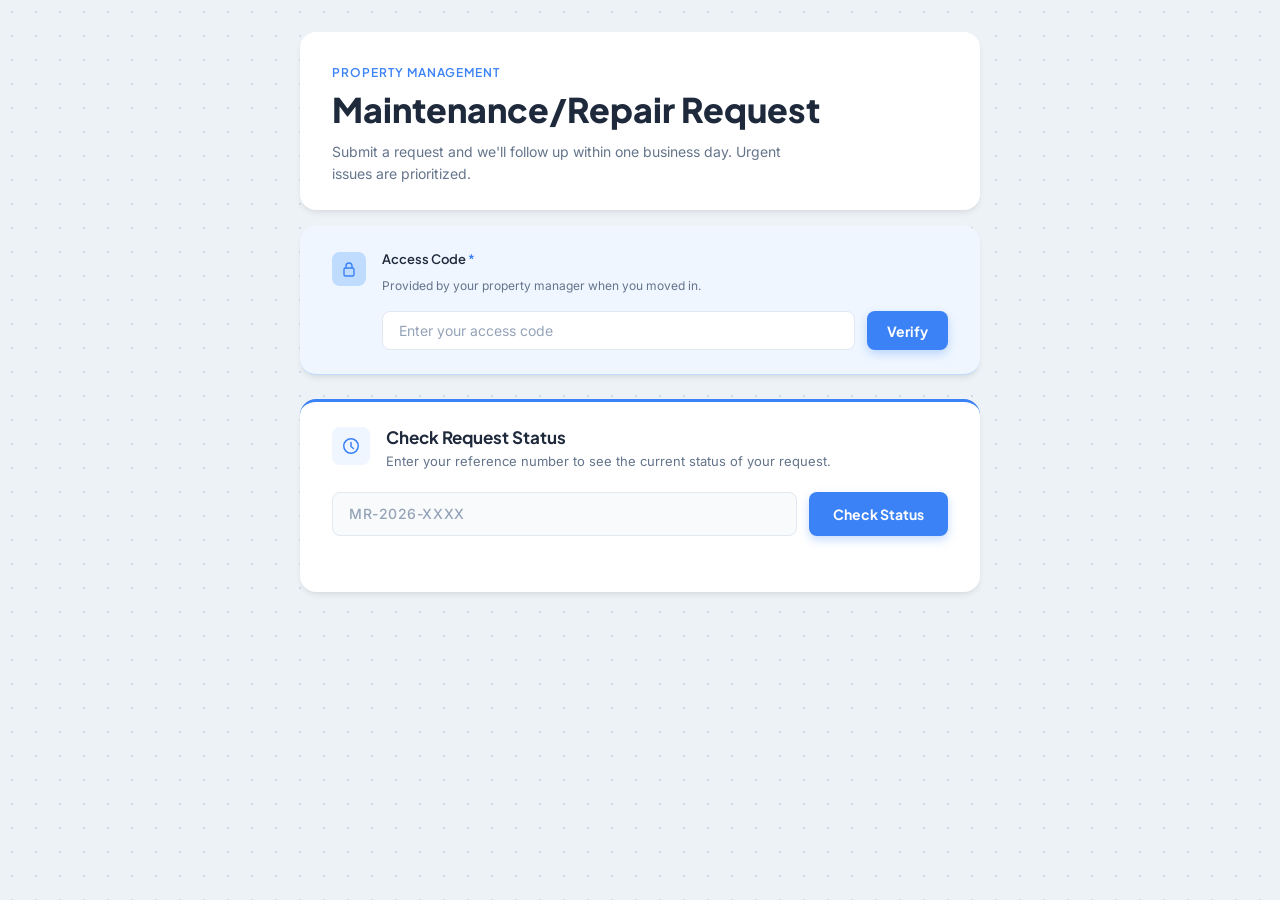
<file: index.html>
<!DOCTYPE html>
<html lang="en">
<head>
  <meta charset="UTF-8" />
  <meta name="viewport" content="width=device-width, initial-scale=1.0" />
  <title>Maintenance Request</title>
  <link rel="stylesheet" href="style.css" />
</head>
<body>

<main class="page">
  <div class="form-container" id="formContainer">

    <!-- ══ SCREEN 1: Login + Status Check ══════════════════════════ -->
    <div id="screen1">

      <header class="form-header">
        <span class="form-header__eyebrow">Property Management</span>
        <h1 class="form-header__title">Maintenance/Repair Request</h1>
        <p class="form-header__subtitle">Submit a request and we'll follow up within one business day. Urgent issues are prioritized.</p>
      </header>

      <!-- Access Code Gate -->
      <section class="form-section access-gate" id="accessGate">
        <div class="access-gate__inner">
          <div class="access-gate__icon" aria-hidden="true">
            <svg width="16" height="16" viewBox="0 0 16 16" fill="none" xmlns="http://www.w3.org/2000/svg">
              <rect x="3" y="7" width="10" height="8" rx="1.5" stroke="currentColor" stroke-width="1.4"/>
              <path d="M5 7V5a3 3 0 1 1 6 0v2" stroke="currentColor" stroke-width="1.4" stroke-linecap="round"/>
            </svg>
          </div>
          <div class="field access-gate__field">
            <label class="field__label field__label--required" for="accessCode">Access Code</label>
            <p class="access-gate__hint">Provided by your property manager when you moved in.</p>
            <div class="access-gate__input-row" id="accessGateInputRow">
              <input
                class="field__input access-gate__input"
                type="text"
                id="accessCode"
                name="accessCode"
                autocomplete="off"
                spellcheck="false"
                placeholder="Enter your access code"
              />
              <button type="button" class="access-gate__verify-btn" id="verifyBtn">
                <span id="verifyBtnLabel">Verify</span>
                <div class="dot-pulse access-gate__dots" id="verifyDotPulse" aria-hidden="true">
                  <span></span><span></span><span></span>
                </div>
              </button>
            </div>
            <span class="field__error" id="accessCode-error">Invalid access code. Please check with your property manager.</span>
            <div class="access-gate__verified-badge" id="verifiedBadge" hidden>
              <svg width="14" height="14" viewBox="0 0 14 14" fill="none" aria-hidden="true">
                <circle cx="7" cy="7" r="6" fill="#16A34A"/>
                <path d="M4 7l2 2 4-4" stroke="#fff" stroke-width="1.5" stroke-linecap="round" stroke-linejoin="round"/>
              </svg>
              Access code verified — loading your form…
            </div>
          </div>
        </div>
      </section>


      <!-- Status Checker -->
      <section class="status-checker" id="statusChecker" aria-label="Check request status">

        <div class="status-checker__header">
          <div class="status-checker__icon" aria-hidden="true">
            <svg width="18" height="18" viewBox="0 0 18 18" fill="none" xmlns="http://www.w3.org/2000/svg">
              <circle cx="9" cy="9" r="7.25" stroke="currentColor" stroke-width="1.5"/>
              <path d="M9 5.5v4l2.5 2" stroke="currentColor" stroke-width="1.5" stroke-linecap="round" stroke-linejoin="round"/>
            </svg>
          </div>
          <div>
            <h2 class="status-checker__title">Check Request Status</h2>
            <p class="status-checker__subtitle">Enter your reference number to see the current status of your request.</p>
          </div>
        </div>

        <div class="status-checker__form">
          <div class="status-checker__input-row">
            <input
              class="status-checker__input"
              type="text"
              id="statusRefInput"
              placeholder="MR-2026-XXXX"
              autocomplete="off"
              spellcheck="false"
              maxlength="15"
              aria-label="Reference number"
            />
            <button class="status-checker__btn" id="statusCheckBtn" type="button">
              <span class="status-checker__btn-label" id="statusBtnLabel">Check Status</span>
              <div class="dot-pulse status-checker__btn-dots" id="statusDotPulse" aria-hidden="true">
                <span></span><span></span><span></span>
              </div>
            </button>
          </div>
          <p class="status-checker__input-hint" id="statusInputHint" aria-live="polite"></p>
        </div>

        <div class="status-result" id="statusResult" hidden>

          <div class="status-result__not-found" id="statusNotFound" hidden>
            <svg width="16" height="16" viewBox="0 0 16 16" fill="none" aria-hidden="true">
              <circle cx="8" cy="8" r="6.25" stroke="currentColor" stroke-width="1.5"/>
              <path d="M8 5v3.5" stroke="currentColor" stroke-width="1.5" stroke-linecap="round"/>
              <circle cx="8" cy="11" r="0.75" fill="currentColor"/>
            </svg>
            <span>No request found for that reference number. Please double-check and try again.</span>
          </div>

          <div class="status-result__card" id="statusCard" hidden>
            <div class="status-result__top">
              <div class="status-result__ref-row">
                <span class="status-result__ref" id="statusCardRef"></span>
                <span class="status-badge" id="statusBadge"></span>
              </div>
              <p class="status-result__submitted" id="statusCardSubmitted"></p>
            </div>
            <div class="status-result__details">
              <div class="status-result__detail">
                <span class="status-result__detail-key">Property</span>
                <span class="status-result__detail-val" id="statusCardProperty"></span>
              </div>
              <div class="status-result__detail">
                <span class="status-result__detail-key">Problem type</span>
                <span class="status-result__detail-val" id="statusCardProblemType"></span>
              </div>
              <div class="status-result__detail">
                <span class="status-result__detail-key">Tenant</span>
                <span class="status-result__detail-val" id="statusCardTenant"></span>
              </div>
            </div>
            <div class="status-result__notes" id="statusCardNotesWrap" hidden>
              <span class="status-result__notes-label">Notes from management</span>
              <p class="status-result__notes-body" id="statusCardNotes"></p>
            </div>
          </div>

        </div>

      </section>

    </div><!-- /#screen1 -->

    <!-- ══ SCREEN 2: Maintenance Form ══════════════════════════════ -->
    <div id="screen2" hidden>

      <header class="form-header form-header--compact">
        <button type="button" class="back-btn" id="backBtn" aria-label="Back">
          <svg width="16" height="16" viewBox="0 0 16 16" fill="none" xmlns="http://www.w3.org/2000/svg" aria-hidden="true">
            <path d="M10 3L5 8L10 13" stroke="currentColor" stroke-width="1.8" stroke-linecap="round" stroke-linejoin="round"/>
          </svg>
          Back
        </button>
        <p class="form-header__title--compact">Maintenance Request</p>
        <div class="form-header__meta">
          <span class="ref-chip" id="refChip">MR-—</span>
          <span class="form-header__date" id="headerDate"></span>
        </div>
      </header>


      <!-- Error Banner -->
      <div class="error-banner" id="errorBanner" role="alert"></div>

      <!-- DEV: Test Fill Panel — remove before going live -->
      <div id="testFillPanel" style="display:flex;gap:8px;flex-wrap:wrap;padding:10px 0 4px;">
        <button type="button" id="testFill1" style="font-size:12px;padding:5px 10px;background:#ef4444;color:#fff;border:none;border-radius:6px;cursor:pointer;">🔴 Test 1: Urgent Plumbing</button>
        <button type="button" id="testFill2" style="font-size:12px;padding:5px 10px;background:#f59e0b;color:#fff;border:none;border-radius:6px;cursor:pointer;">🟡 Test 2: Electrical Outlet</button>
        <button type="button" id="testFill3" style="font-size:12px;padding:5px 10px;background:#3b82f6;color:#fff;border:none;border-radius:6px;cursor:pointer;">🔵 Test 3: HVAC – No Cooling</button>
      </div>

      <!-- Form -->
      <form id="maintenanceForm" novalidate>

        <!-- Tenant identity card (shown when access code auto-fills details) -->
        <div class="tenant-card" id="tenantCard" hidden>
          <div class="tenant-card__avatar">
            <svg width="18" height="18" viewBox="0 0 24 24" fill="none" stroke="currentColor" stroke-width="2" stroke-linecap="round" stroke-linejoin="round" aria-hidden="true"><path d="M20 21v-2a4 4 0 0 0-4-4H8a4 4 0 0 0-4 4v2"/><circle cx="12" cy="7" r="4"/></svg>
          </div>
          <div class="tenant-card__body">
            <p class="tenant-card__name" id="tcName"></p>
            <p class="tenant-card__meta"><span id="tcUnit"></span></p>
            <p class="tenant-card__meta tenant-card__meta--sub"><span id="tcEmail"></span><span class="tenant-card__sep">·</span><span id="tcPhone"></span></p>
          </div>
        </div>

        <div class="form-body" id="formBody">

        <!-- Section 1: Priority -->
        <section class="form-section" id="section1">
          <span class="section-label"><span class="section-num">1</span> <span class="section-title">Priority</span></span>
          <div class="field-group">

            <input type="hidden" id="property" name="property">

            <div class="field">
              <span class="field__label field__label--required">Urgency</span>
              <div class="urgency-control" role="group" aria-label="Urgency level">
                <div class="urgency-control__slider urgency-control__slider--normal" id="urgencySlider"></div>
                <button type="button" class="urgency-btn" data-value="urgent" aria-pressed="false">Urgent</button>
                <button type="button" class="urgency-btn" data-value="normal" aria-pressed="true">Normal</button>
                <button type="button" class="urgency-btn" data-value="minor" aria-pressed="false">Minor</button>
              </div>
              <input type="hidden" id="urgency" name="urgency" value="normal" />
              <span class="field__error" id="urgency-error">Please select an urgency level.</span>
            </div>

          </div>
        </section>

        <!-- Section 2: Problem Type + Location -->
        <section class="form-section">
          <span class="section-label"><span class="section-num">2</span> Problem Details</span>
          <div class="field-group">

            <div class="field-row field-row--2">
              <div class="field">
                <label class="field__label field__label--required" for="problemType">Problem type</label>
                <select class="field__select" id="problemType" name="problemType" required>
                  <option value="" disabled selected>Select a category</option>
                </select>
                <span class="field__error" id="problemType-error">Please select a problem type.</span>
              </div>

              <div class="field">
                <label class="field__label field__label--required" for="locationInUnit">Location in unit</label>
                <select class="field__select" id="locationInUnit" name="locationInUnit" required>
                  <option value="" disabled selected>Select a location</option>
                </select>
                <span class="field__error" id="locationInUnit-error">Please select a location.</span>
              </div>
            </div>

            <div class="field">
              <span class="field__label">Has this issue happened before?</span>
              <div class="urgency-control" role="group" aria-label="Recurring issue">
                <div class="urgency-control__slider" id="recurringSlider"></div>
                <button type="button" class="urgency-btn" data-value="urgent" data-recurring="yes" aria-pressed="false">Yes</button>
                <button type="button" class="urgency-btn" data-value="normal" data-recurring="no" aria-pressed="true">No</button>
              </div>
              <input type="hidden" id="recurringIssue" name="recurringIssue" value="no">
            </div>

          </div>
        </section>

        <!-- Section 3: Description -->
        <section class="form-section">
          <span class="section-label"><span class="section-num">3</span> Description</span>
          <div class="field-group">
            <div class="field">
              <label class="field__label field__label--required" for="description">Problem description</label>
              <textarea
                class="field__textarea"
                id="description"
                name="description"
                required
                placeholder="Describe the issue in detail — when it started, how severe it is, and any relevant observations…"
              ></textarea>
              <span class="field__error" id="description-error">Please describe the problem.</span>
            </div>
          </div>
        </section>

        <!-- Section 4: Tenant Info -->
        <section class="form-section" id="tenantInfoSection">
          <span class="section-label"><span class="section-num">4</span> Your Information</span>
          <div class="field-group">

            <div class="field">
              <label class="field__label field__label--required" for="tenantName">Full name</label>
              <input
                class="field__input"
                type="text"
                id="tenantName"
                name="tenantName"
                required
                autocomplete="name"
                placeholder="Jane Smith"
              />
              <span class="field__error" id="tenantName-error">Please enter your name.</span>
            </div>

            <div class="field-row field-row--2">
              <div class="field">
                <label class="field__label field__label--required" for="tenantEmail">Email address</label>
                <input
                  class="field__input"
                  type="email"
                  id="tenantEmail"
                  name="tenantEmail"
                  required
                  autocomplete="email"
                  placeholder="jane@example.com"
                />
                <span class="field__error" id="tenantEmail-error">Please enter a valid email address.</span>
              </div>

              <div class="field">
                <label class="field__label field__label--required" for="tenantPhone">Phone number</label>
                <input
                  class="field__input"
                  type="tel"
                  id="tenantPhone"
                  name="tenantPhone"
                  required
                  autocomplete="tel"
                  placeholder="(555) 000-0000"
                />
                <span class="field__error" id="tenantPhone-error">Please enter a phone number.</span>
              </div>
            </div>

          </div>
        </section>

        <!-- Section 5: Entry + Best Time -->
        <section class="form-section">
          <span class="section-label"><span class="section-num">5</span> Access &amp; Availability</span>
          <div class="field-group">

            <div class="field-row field-row--2">
              <div class="field">
                <label class="field__label field__label--required" for="permissionToEnter">Permission to enter</label>
                <select class="field__select" id="permissionToEnter" name="permissionToEnter" required>
                  <option value="" disabled selected>Select an option</option>
                  <option value="Yes">Yes</option>
                  <option value="No">No — please contact me first</option>
                  <option value="Only with notice">Only with notice</option>
                </select>
                <span class="field__error" id="permissionToEnter-error">Please select an entry option.</span>
              </div>

              <div class="field">
                <label class="field__label field__label--required" for="bestTime">Best time to contact</label>
                <select class="field__select" id="bestTime" name="bestTime" required>
                  <option value="" disabled selected>Select a time</option>
                  <option value="Morning">Morning (8 am – 12 pm)</option>
                  <option value="Afternoon">Afternoon (12 pm – 5 pm)</option>
                  <option value="Evening">Evening (5 pm – 8 pm)</option>
                </select>
                <span class="field__error" id="bestTime-error">Please select a best time.</span>
              </div>
            </div>

            <div class="field">
              <label class="field__label" for="entryInstructions">Entry instructions</label>
              <p class="access-gate__hint">e.g. key under mat, dog in unit — call first, building code is 1234</p>
              <input
                class="field__input"
                type="text"
                id="entryInstructions"
                name="entryInstructions"
                placeholder="Any special instructions for the technician?"
              />
            </div>

            <div class="field">
              <label class="field__label" for="preferredDays">Preferred days</label>
              <div class="days-control" role="group" aria-label="Preferred days">
                <button type="button" class="day-btn" data-value="Mon" aria-pressed="false">Mon</button>
                <button type="button" class="day-btn" data-value="Tue" aria-pressed="false">Tue</button>
                <button type="button" class="day-btn" data-value="Wed" aria-pressed="false">Wed</button>
                <button type="button" class="day-btn" data-value="Thu" aria-pressed="false">Thu</button>
                <button type="button" class="day-btn" data-value="Fri" aria-pressed="false">Fri</button>
                <button type="button" class="day-btn" data-value="Sat" aria-pressed="false">Sat</button>
                <button type="button" class="day-btn" data-value="Sun" aria-pressed="false">Sun</button>
              </div>
              <input type="hidden" id="preferredDays" name="preferredDays" value="">
            </div>

          </div>
        </section>

        </div><!-- /.form-body -->

      </form>

      <!-- Submit footer -->
      <footer class="form-footer" id="formFooter">
        <button type="submit" form="maintenanceForm" class="submit-btn" id="submitBtn">
          <span class="submit-label" id="submitLabel">Submit Request</span>
          <div class="dot-pulse" id="dotPulse" aria-hidden="true">
            <span></span><span></span><span></span>
          </div>
        </button>
        <p class="form-footer__note">Fields marked * are required. We'll follow up within one business day.</p>
      </footer>

      <!-- Success State -->
      <div class="success-state" id="successState" hidden>
        <div class="success-card">
          <div class="success-card__icon">
            <svg width="20" height="20" viewBox="0 0 20 20" fill="none" xmlns="http://www.w3.org/2000/svg">
              <path d="M4 10l4 4 8-8" stroke="currentColor" stroke-width="2" stroke-linecap="square"/>
            </svg>
          </div>
          <h2 class="success-card__title">Request Received</h2>
          <p class="success-card__body">Your maintenance request has been submitted. We'll be in touch within one business day to schedule a visit or follow up with questions.</p>
          <div class="success-card__ref" id="successRef"></div>
          <div class="success-card__details" id="successDetails"></div>

          <div class="drive-upload" id="driveUpload" hidden>
            <div class="drive-upload__icon" aria-hidden="true">
              <svg width="22" height="22" viewBox="0 0 24 24" fill="none" xmlns="http://www.w3.org/2000/svg">
                <path d="M12 16V8M12 8L9 11M12 8L15 11" stroke="currentColor" stroke-width="2" stroke-linecap="round" stroke-linejoin="round"/>
                <rect x="3" y="3" width="18" height="18" rx="3" stroke="currentColor" stroke-width="1.5"/>
              </svg>
            </div>
            <div class="drive-upload__text">
              <strong class="drive-upload__heading">Upload Photos &amp; Videos</strong>
              <p class="drive-upload__hint">Add photos or video of the issue to your dedicated folder — no sign-in required.</p>
            </div>
            <a class="drive-upload__btn" id="driveUploadLink" href="#" target="_blank" rel="noopener noreferrer">Open Folder</a>
          </div>

          <button type="button" class="new-request-btn" id="newRequestBtn">Submit another request</button>
        </div>
      </div>

    </div><!-- /#screen2 -->

  </div>
</main>

<script src="config.js"></script>
<script src="script.js"></script>
<script src="test-buttons.js"></script>
</body>
</html>
</file>
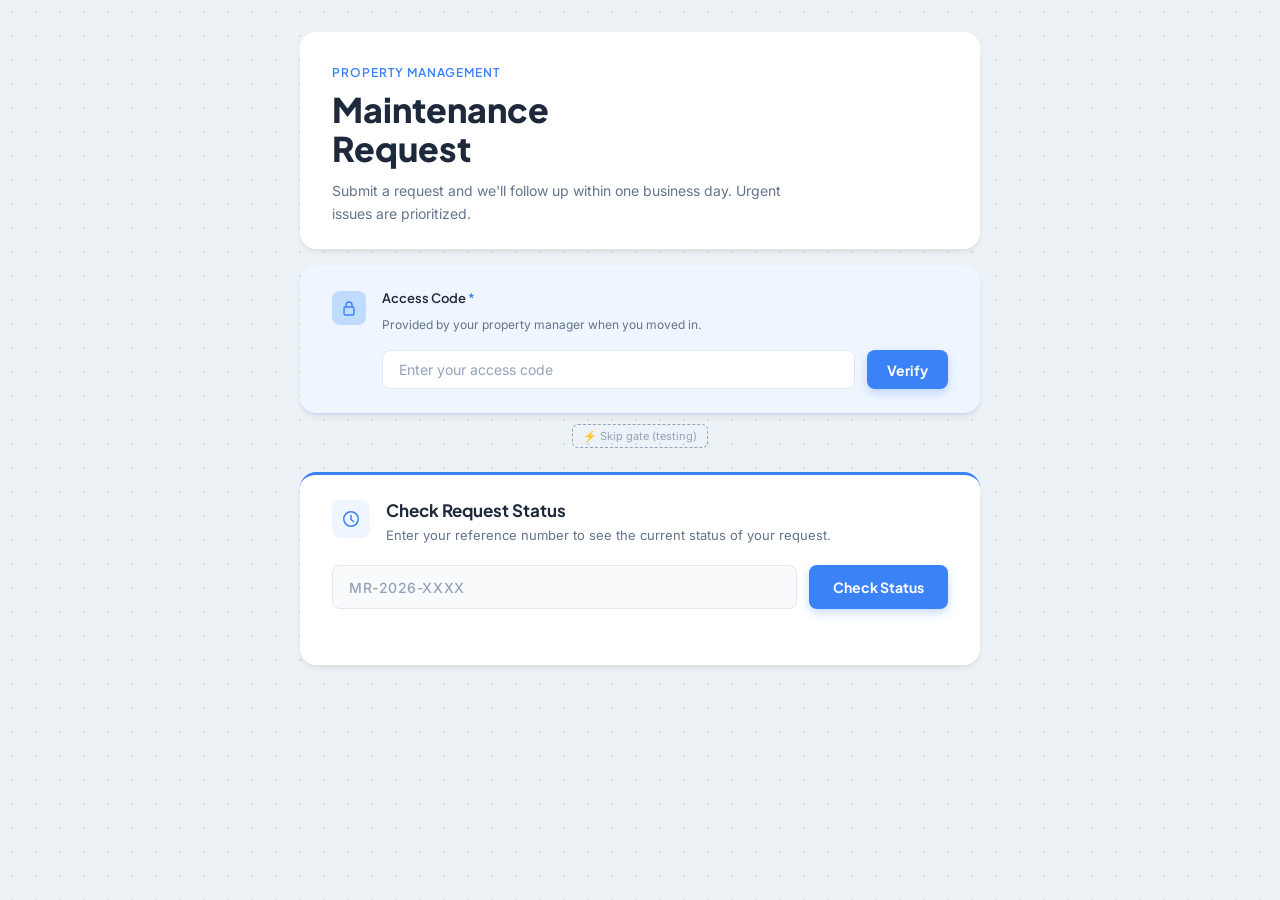
<file: maintenance_request.html>
<!DOCTYPE html>
<html lang="en">
<head>
  <meta charset="UTF-8" />
  <meta name="viewport" content="width=device-width, initial-scale=1.0" />
  <title>Maintenance Request</title>
  <link rel="stylesheet" href="style.css" />
</head>
<body>

<main class="page">
  <div class="form-container" id="formContainer">

    <!-- ══ SCREEN 1: Login + Status Check ══════════════════════════ -->
    <div id="screen1">

      <header class="form-header">
        <span class="form-header__eyebrow">Property Management</span>
        <h1 class="form-header__title">Maintenance<br>Request</h1>
        <p class="form-header__subtitle">Submit a request and we'll follow up within one business day. Urgent issues are prioritized.</p>
      </header>

      <!-- Access Code Gate -->
      <section class="form-section access-gate" id="accessGate">
        <div class="access-gate__inner">
          <div class="access-gate__icon" aria-hidden="true">
            <svg width="16" height="16" viewBox="0 0 16 16" fill="none" xmlns="http://www.w3.org/2000/svg">
              <rect x="3" y="7" width="10" height="8" rx="1.5" stroke="currentColor" stroke-width="1.4"/>
              <path d="M5 7V5a3 3 0 1 1 6 0v2" stroke="currentColor" stroke-width="1.4" stroke-linecap="round"/>
            </svg>
          </div>
          <div class="field access-gate__field">
            <label class="field__label field__label--required" for="accessCode">Access Code</label>
            <p class="access-gate__hint">Provided by your property manager when you moved in.</p>
            <div class="access-gate__input-row" id="accessGateInputRow">
              <input
                class="field__input access-gate__input"
                type="text"
                id="accessCode"
                name="accessCode"
                autocomplete="off"
                spellcheck="false"
                placeholder="Enter your access code"
              />
              <button type="button" class="access-gate__verify-btn" id="verifyBtn">
                <span id="verifyBtnLabel">Verify</span>
                <div class="dot-pulse access-gate__dots" id="verifyDotPulse" aria-hidden="true">
                  <span></span><span></span><span></span>
                </div>
              </button>
            </div>
            <span class="field__error" id="accessCode-error">Invalid access code. Please check with your property manager.</span>
            <div class="access-gate__verified-badge" id="verifiedBadge" hidden>
              <svg width="14" height="14" viewBox="0 0 14 14" fill="none" aria-hidden="true">
                <circle cx="7" cy="7" r="6" fill="#16A34A"/>
                <path d="M4 7l2 2 4-4" stroke="#fff" stroke-width="1.5" stroke-linecap="round" stroke-linejoin="round"/>
              </svg>
              Access code verified — loading your form…
            </div>
          </div>
        </div>
      </section>

      <!-- Testing bypass button — remove before going live -->
      <div style="text-align:center;margin-top:-8px;margin-bottom:4px">
        <button type="button" id="testSkipBtn" style="font-size:11px;padding:4px 10px;border:1px dashed #94A3B8;border-radius:6px;background:transparent;color:#94A3B8;cursor:pointer;font-family:var(--font-body)">⚡ Skip gate (testing)</button>
      </div>

      <!-- Status Checker -->
      <section class="status-checker" id="statusChecker" aria-label="Check request status">

        <div class="status-checker__header">
          <div class="status-checker__icon" aria-hidden="true">
            <svg width="18" height="18" viewBox="0 0 18 18" fill="none" xmlns="http://www.w3.org/2000/svg">
              <circle cx="9" cy="9" r="7.25" stroke="currentColor" stroke-width="1.5"/>
              <path d="M9 5.5v4l2.5 2" stroke="currentColor" stroke-width="1.5" stroke-linecap="round" stroke-linejoin="round"/>
            </svg>
          </div>
          <div>
            <h2 class="status-checker__title">Check Request Status</h2>
            <p class="status-checker__subtitle">Enter your reference number to see the current status of your request.</p>
          </div>
        </div>

        <div class="status-checker__form">
          <div class="status-checker__input-row">
            <input
              class="status-checker__input"
              type="text"
              id="statusRefInput"
              placeholder="MR-2026-XXXX"
              autocomplete="off"
              spellcheck="false"
              maxlength="15"
              aria-label="Reference number"
            />
            <button class="status-checker__btn" id="statusCheckBtn" type="button">
              <span class="status-checker__btn-label" id="statusBtnLabel">Check Status</span>
              <div class="dot-pulse status-checker__btn-dots" id="statusDotPulse" aria-hidden="true">
                <span></span><span></span><span></span>
              </div>
            </button>
          </div>
          <p class="status-checker__input-hint" id="statusInputHint" aria-live="polite"></p>
        </div>

        <div class="status-result" id="statusResult" hidden>

          <div class="status-result__not-found" id="statusNotFound" hidden>
            <svg width="16" height="16" viewBox="0 0 16 16" fill="none" aria-hidden="true">
              <circle cx="8" cy="8" r="6.25" stroke="currentColor" stroke-width="1.5"/>
              <path d="M8 5v3.5" stroke="currentColor" stroke-width="1.5" stroke-linecap="round"/>
              <circle cx="8" cy="11" r="0.75" fill="currentColor"/>
            </svg>
            <span>No request found for that reference number. Please double-check and try again.</span>
          </div>

          <div class="status-result__card" id="statusCard" hidden>
            <div class="status-result__top">
              <div class="status-result__ref-row">
                <span class="status-result__ref" id="statusCardRef"></span>
                <span class="status-badge" id="statusBadge"></span>
              </div>
              <p class="status-result__submitted" id="statusCardSubmitted"></p>
            </div>
            <div class="status-result__details">
              <div class="status-result__detail">
                <span class="status-result__detail-key">Property</span>
                <span class="status-result__detail-val" id="statusCardProperty"></span>
              </div>
              <div class="status-result__detail">
                <span class="status-result__detail-key">Problem type</span>
                <span class="status-result__detail-val" id="statusCardProblemType"></span>
              </div>
              <div class="status-result__detail">
                <span class="status-result__detail-key">Tenant</span>
                <span class="status-result__detail-val" id="statusCardTenant"></span>
              </div>
            </div>
            <div class="status-result__notes" id="statusCardNotesWrap" hidden>
              <span class="status-result__notes-label">Notes from management</span>
              <p class="status-result__notes-body" id="statusCardNotes"></p>
            </div>
          </div>

        </div>

      </section>

    </div><!-- /#screen1 -->

    <!-- ══ SCREEN 2: Maintenance Form ══════════════════════════════ -->
    <div id="screen2" hidden>

      <header class="form-header form-header--compact">
        <span class="form-header__eyebrow">Property Management</span>
        <p class="form-header__title--compact">Maintenance Request</p>
        <div class="form-header__meta">
          <span class="ref-chip" id="refChip">MR-—</span>
          <span class="form-header__date" id="headerDate"></span>
        </div>
      </header>

      <!-- Error Banner -->
      <div class="error-banner" id="errorBanner" role="alert"></div>

      <!-- Form -->
      <form id="maintenanceForm" novalidate>

        <!-- Tenant identity card (shown when access code auto-fills details) -->
        <div class="tenant-card" id="tenantCard" hidden>
          <div class="tenant-card__avatar">
            <svg width="18" height="18" viewBox="0 0 24 24" fill="none" stroke="currentColor" stroke-width="2" stroke-linecap="round" stroke-linejoin="round" aria-hidden="true"><path d="M20 21v-2a4 4 0 0 0-4-4H8a4 4 0 0 0-4 4v2"/><circle cx="12" cy="7" r="4"/></svg>
          </div>
          <div class="tenant-card__body">
            <p class="tenant-card__name" id="tcName"></p>
            <p class="tenant-card__meta"><span id="tcUnit"></span></p>
            <p class="tenant-card__meta tenant-card__meta--sub"><span id="tcEmail"></span><span class="tenant-card__sep">·</span><span id="tcPhone"></span></p>
          </div>
        </div>

        <div class="form-body" id="formBody">

        <!-- Section 1: Property + Urgency -->
        <section class="form-section" id="section1">
          <span class="section-label"><span class="section-num">1</span> <span class="section-title">Property &amp; Priority</span></span>
          <div class="field-group">

            <div class="field" id="propertyField">
              <label class="field__label field__label--required" for="property">Property</label>
              <select class="field__select" id="property" name="property" required>
                <option value="" disabled selected>Select your unit</option>
              </select>
              <span class="field__error" id="property-error">Please select a property.</span>
            </div>

            <div class="field">
              <span class="field__label field__label--required">Urgency</span>
              <div class="urgency-control" role="group" aria-label="Urgency level">
                <div class="urgency-control__slider urgency-control__slider--normal" id="urgencySlider"></div>
                <button type="button" class="urgency-btn" data-value="urgent" aria-pressed="false">Urgent</button>
                <button type="button" class="urgency-btn" data-value="normal" aria-pressed="true">Normal</button>
                <button type="button" class="urgency-btn" data-value="minor" aria-pressed="false">Minor</button>
              </div>
              <input type="hidden" id="urgency" name="urgency" value="normal" />
              <span class="field__error" id="urgency-error">Please select an urgency level.</span>
            </div>

          </div>
        </section>

        <!-- Section 2: Problem Type + Location -->
        <section class="form-section">
          <span class="section-label"><span class="section-num">2</span> Problem Details</span>
          <div class="field-group">

            <div class="field-row field-row--2">
              <div class="field">
                <label class="field__label field__label--required" for="problemType">Problem type</label>
                <select class="field__select" id="problemType" name="problemType" required>
                  <option value="" disabled selected>Select a category</option>
                </select>
                <span class="field__error" id="problemType-error">Please select a problem type.</span>
              </div>

              <div class="field">
                <label class="field__label field__label--required" for="locationInUnit">Location in unit</label>
                <select class="field__select" id="locationInUnit" name="locationInUnit" required>
                  <option value="" disabled selected>Select a location</option>
                </select>
                <span class="field__error" id="locationInUnit-error">Please select a location.</span>
              </div>
            </div>

          </div>
        </section>

        <!-- Section 3: Description -->
        <section class="form-section">
          <span class="section-label"><span class="section-num">3</span> Description</span>
          <div class="field-group">
            <div class="field">
              <label class="field__label field__label--required" for="description">Problem description</label>
              <textarea
                class="field__textarea"
                id="description"
                name="description"
                required
                placeholder="Describe the issue in detail — when it started, how severe it is, and any relevant observations…"
              ></textarea>
              <span class="field__error" id="description-error">Please describe the problem.</span>
            </div>
          </div>
        </section>

        <!-- Section 4: Tenant Info -->
        <section class="form-section" id="tenantInfoSection">
          <span class="section-label"><span class="section-num">4</span> Your Information</span>
          <div class="field-group">

            <div class="field">
              <label class="field__label field__label--required" for="tenantName">Full name</label>
              <input
                class="field__input"
                type="text"
                id="tenantName"
                name="tenantName"
                required
                autocomplete="name"
                placeholder="Jane Smith"
              />
              <span class="field__error" id="tenantName-error">Please enter your name.</span>
            </div>

            <div class="field-row field-row--2">
              <div class="field">
                <label class="field__label field__label--required" for="tenantEmail">Email address</label>
                <input
                  class="field__input"
                  type="email"
                  id="tenantEmail"
                  name="tenantEmail"
                  required
                  autocomplete="email"
                  placeholder="jane@example.com"
                />
                <span class="field__error" id="tenantEmail-error">Please enter a valid email address.</span>
              </div>

              <div class="field">
                <label class="field__label field__label--required" for="tenantPhone">Phone number</label>
                <input
                  class="field__input"
                  type="tel"
                  id="tenantPhone"
                  name="tenantPhone"
                  required
                  autocomplete="tel"
                  placeholder="(555) 000-0000"
                />
                <span class="field__error" id="tenantPhone-error">Please enter a phone number.</span>
              </div>
            </div>

          </div>
        </section>

        <!-- Section 5: Entry + Best Time -->
        <section class="form-section">
          <span class="section-label"><span class="section-num">5</span> Access &amp; Availability</span>
          <div class="field-group">

            <div class="field-row field-row--2">
              <div class="field">
                <label class="field__label field__label--required" for="permissionToEnter">Permission to enter</label>
                <select class="field__select" id="permissionToEnter" name="permissionToEnter" required>
                  <option value="" disabled selected>Select an option</option>
                  <option value="Yes">Yes</option>
                  <option value="No">No — please contact me first</option>
                  <option value="Only with notice">Only with notice</option>
                </select>
                <span class="field__error" id="permissionToEnter-error">Please select an entry option.</span>
              </div>

              <div class="field">
                <label class="field__label field__label--required" for="bestTime">Best time to contact</label>
                <select class="field__select" id="bestTime" name="bestTime" required>
                  <option value="" disabled selected>Select a time</option>
                  <option value="Morning">Morning (8 am – 12 pm)</option>
                  <option value="Afternoon">Afternoon (12 pm – 5 pm)</option>
                  <option value="Evening">Evening (5 pm – 8 pm)</option>
                </select>
                <span class="field__error" id="bestTime-error">Please select a best time.</span>
              </div>
            </div>

            <div class="field">
              <label class="field__label" for="preferredDays">Preferred days</label>
              <div class="days-control" role="group" aria-label="Preferred days">
                <button type="button" class="day-btn" data-value="Mon" aria-pressed="false">Mon</button>
                <button type="button" class="day-btn" data-value="Tue" aria-pressed="false">Tue</button>
                <button type="button" class="day-btn" data-value="Wed" aria-pressed="false">Wed</button>
                <button type="button" class="day-btn" data-value="Thu" aria-pressed="false">Thu</button>
                <button type="button" class="day-btn" data-value="Fri" aria-pressed="false">Fri</button>
                <button type="button" class="day-btn" data-value="Sat" aria-pressed="false">Sat</button>
                <button type="button" class="day-btn" data-value="Sun" aria-pressed="false">Sun</button>
              </div>
              <input type="hidden" id="preferredDays" name="preferredDays" value="">
            </div>

          </div>
        </section>

        <!-- Section 6: Photo Upload -->
        <section class="form-section">
          <span class="section-label"><span class="section-num">6</span> Photo <span style="font-weight:400;color:var(--ink-light);font-size:12px">(optional)</span></span>
          <div class="field-group">
            <div class="field">
              <div class="drop-zone" id="dropZone">
                <input
                  class="drop-zone__input"
                  type="file"
                  id="photo"
                  name="photo"
                  accept="image/*,.pdf"
                />
                <svg class="drop-zone__icon" viewBox="0 0 32 32" fill="none" xmlns="http://www.w3.org/2000/svg">
                  <rect x="3" y="5" width="26" height="22" rx="1" stroke="currentColor" stroke-width="1.5"/>
                  <circle cx="11" cy="12" r="2.5" stroke="currentColor" stroke-width="1.5"/>
                  <path d="M3 22l7-7 5 5 4-4 10 7" stroke="currentColor" stroke-width="1.5" stroke-linejoin="round"/>
                </svg>
                <p class="drop-zone__label">
                  <strong>Click to upload</strong> or drag and drop<br>
                  JPG, PNG, HEIC, PDF — max 10 MB
                </p>
              </div>

              <div class="drop-zone__preview" id="photoPreview">
                <svg width="16" height="16" viewBox="0 0 16 16" fill="none" xmlns="http://www.w3.org/2000/svg" style="flex-shrink:0;opacity:0.5">
                  <rect x="1" y="1" width="14" height="14" rx="1" stroke="currentColor" stroke-width="1.2"/>
                  <path d="M1 11l4-4 3 3 2-2 5 4" stroke="currentColor" stroke-width="1.2"/>
                </svg>
                <span class="drop-zone__preview-name" id="photoName"></span>
                <button type="button" class="drop-zone__preview-remove" id="photoRemove">Remove</button>
              </div>
            </div>
          </div>
        </section>

        </div><!-- /.form-body -->

      </form>

      <!-- Submit footer -->
      <footer class="form-footer" id="formFooter">
        <button type="submit" form="maintenanceForm" class="submit-btn" id="submitBtn">
          <span class="submit-label" id="submitLabel">Submit Request</span>
          <div class="dot-pulse" id="dotPulse" aria-hidden="true">
            <span></span><span></span><span></span>
          </div>
        </button>
        <p class="form-footer__note">Fields marked * are required. We'll follow up within one business day.</p>
      </footer>

      <!-- Success State -->
      <div class="success-state" id="successState" hidden>
        <div class="success-card">
          <div class="success-card__icon">
            <svg width="20" height="20" viewBox="0 0 20 20" fill="none" xmlns="http://www.w3.org/2000/svg">
              <path d="M4 10l4 4 8-8" stroke="currentColor" stroke-width="2" stroke-linecap="square"/>
            </svg>
          </div>
          <h2 class="success-card__title">Request Received</h2>
          <p class="success-card__body">Your maintenance request has been submitted. We'll be in touch within one business day to schedule a visit or follow up with questions.</p>
          <div class="success-card__ref" id="successRef"></div>
          <div class="success-card__details" id="successDetails"></div>
          <button type="button" class="new-request-btn" id="newRequestBtn">Submit another request</button>
        </div>
      </div>

    </div><!-- /#screen2 -->

  </div>
</main>

<script src="config.js"></script>
<script src="script.js"></script>
</body>
</html>
</file>
<file: style.css>
@import url('https://fonts.googleapis.com/css2?family=Plus+Jakarta+Sans:wght@400;500;600;700;800&family=Inter:wght@300;400;500&display=swap');

/* ── Custom Properties ───────────────────────────────────────────── */
:root {
  --bg:           #EDF2F7;
  --page-bg:      #EDF2F7;
  --card:         #FFFFFF;
  --ink:          #1E293B;
  --ink-muted:    #64748B;
  --ink-light:    #94A3B8;
  --accent:       #3B82F6;
  --accent-hover: #2563EB;
  --accent-light: #EFF6FF;
  --accent-mid:   #BFDBFE;
  --border:       #E2E8F0;
  --border-focus: #93C5FD;
  --surface:      #F8FAFC;
  --error:        #DC2626;
  --error-light:  #FEF2F2;
  --error-border: #FECACA;
  --success:      #16A34A;
  --success-light:#F0FDF4;
  --urgent-bg:    #FEF2F2;
  --urgent-text:  #DC2626;
  --normal-bg:    #EFF6FF;
  --normal-text:  #2563EB;
  --minor-bg:     #F0FDF4;
  --minor-text:   #16A34A;

  --font-display: 'Plus Jakarta Sans', sans-serif;
  --font-body:    'Inter', sans-serif;

  --sp-1: 4px;
  --sp-2: 8px;
  --sp-3: 12px;
  --sp-4: 16px;
  --sp-5: 20px;
  --sp-6: 24px;
  --sp-8: 32px;
  --sp-10: 40px;
  --sp-12: 48px;
  --sp-16: 64px;

  --radius-sm: 8px;
  --radius:    12px;
  --radius-lg: 16px;
  --shadow-sm: 0 1px 3px rgba(0,0,0,0.06), 0 1px 2px rgba(0,0,0,0.04);
  --shadow:    0 4px 6px -1px rgba(0,0,0,0.07), 0 2px 4px -1px rgba(0,0,0,0.04);
  --shadow-lg: 0 10px 25px -5px rgba(0,0,0,0.08), 0 4px 10px -5px rgba(0,0,0,0.04);
  --transition: 180ms ease;
}

/* ── Reset ───────────────────────────────────────────────────────── */
*, *::before, *::after { box-sizing: border-box; margin: 0; padding: 0; }
html { font-size: 16px; -webkit-font-smoothing: antialiased; }
body {
  font-family: var(--font-body);
  background-color: var(--page-bg);
  color: var(--ink);
  line-height: 1.5;
  min-height: 100vh;
}

/* ── Subtle dot background ───────────────────────────────────────── */
body::before {
  content: '';
  position: fixed;
  inset: 0;
  pointer-events: none;
  background-image: radial-gradient(circle, rgba(148,163,184,0.3) 1px, transparent 1px);
  background-size: 24px 24px;
  z-index: 0;
}

/* ── Page Layout ─────────────────────────────────────────────────── */
.page {
  position: relative;
  z-index: 1;
  min-height: 100vh;
  padding: var(--sp-8) var(--sp-4) var(--sp-16);
  display: flex;
  flex-direction: column;
  align-items: center;
}

.form-container {
  width: 100%;
  max-width: 680px;
}

/* ── Form Header ─────────────────────────────────────────────────── */
.form-header {
  background: var(--card);
  border-radius: var(--radius-lg);
  box-shadow: var(--shadow);
  padding: var(--sp-8) var(--sp-8) var(--sp-6);
  margin-bottom: var(--sp-4);
  display: flex;
  flex-direction: column;
  gap: var(--sp-2);
}

.form-header__eyebrow {
  font-family: var(--font-display);
  font-size: 12px;
  font-weight: 600;
  letter-spacing: 0.08em;
  text-transform: uppercase;
  color: var(--accent);
}

.form-header__title {
  font-family: var(--font-display);
  font-size: clamp(24px, 4vw, 34px);
  font-weight: 800;
  line-height: 1.15;
  color: var(--ink);
}

.form-header__subtitle {
  font-size: 14px;
  color: var(--ink-muted);
  max-width: 460px;
  line-height: 1.6;
  margin-top: var(--sp-1);
}

.form-header__meta {
  display: flex;
  align-items: center;
  gap: var(--sp-3);
  margin-top: var(--sp-3);
  flex-wrap: wrap;
}

.ref-chip {
  font-family: var(--font-body);
  font-size: 12px;
  font-weight: 500;
  color: var(--accent);
  background: var(--accent-light);
  border: 1px solid var(--accent-mid);
  padding: 3px var(--sp-3);
  border-radius: 100px;
  letter-spacing: 0.04em;
}

.form-header__date {
  font-size: 12px;
  color: var(--ink-light);
}

/* ── Compact header (Screen 2) ───────────────────────────────────── */
.form-header--compact {
  padding: var(--sp-5) var(--sp-8);
  flex-direction: row;
  align-items: center;
  justify-content: space-between;
  gap: var(--sp-4);
  margin-bottom: 0;
  border-radius: 0;
  border-bottom: 1px solid var(--border);
  box-shadow: none;
  position: sticky;
  top: 0;
  z-index: 10;
}

.form-header__title--compact {
  font-family: var(--font-display);
  font-size: 15px;
  font-weight: 700;
  color: var(--ink);
  margin: 0;
  white-space: nowrap;
}

.form-header--compact .form-header__eyebrow { display: none; }

.form-header--compact .form-header__meta {
  margin-top: 0;
  flex-wrap: nowrap;
}

.back-btn {
  display: inline-flex;
  align-items: center;
  gap: 4px;
  background: none;
  border: none;
  cursor: pointer;
  font-family: var(--font-display);
  font-size: 13px;
  font-weight: 600;
  color: var(--ink-muted);
  padding: 4px 0;
  transition: color var(--transition);
}

.back-btn:hover { color: var(--accent); }

/* ── Screen 2 slide-in ───────────────────────────────────────────── */
#screen2:not([hidden]) {
  animation: slideUp 280ms cubic-bezier(0.4, 0, 0.2, 1) both;
}

/* ── Error Banner ────────────────────────────────────────────────── */
.error-banner {
  display: none;
  background: var(--error-light);
  border: 1px solid var(--error-border);
  border-left: 4px solid var(--error);
  border-radius: var(--radius-sm);
  padding: var(--sp-3) var(--sp-4);
  font-size: 13px;
  color: var(--error);
  margin-bottom: var(--sp-4);
}

.error-banner--visible { display: block; }

/* ── Form card wrapper ───────────────────────────────────────────── */
#maintenanceForm {
  background: var(--card);
  border-radius: var(--radius-lg);
  box-shadow: var(--shadow);
  overflow: hidden;
}

/* ── Form Sections ───────────────────────────────────────────────── */
.form-section {
  padding: var(--sp-6) var(--sp-8);
  border-bottom: 1px solid var(--border);
}

.form-section:last-of-type {
  border-bottom: none;
}

.section-label {
  font-family: var(--font-display);
  font-size: 13px;
  font-weight: 700;
  color: var(--ink);
  margin-bottom: var(--sp-5);
  display: flex;
  align-items: center;
  gap: var(--sp-2);
}

.section-num {
  display: inline-flex;
  align-items: center;
  justify-content: center;
  width: 22px;
  height: 22px;
  background: var(--accent-light);
  color: var(--accent);
  border-radius: 50%;
  font-size: 11px;
  font-weight: 700;
  flex-shrink: 0;
}

/* ── Field Groups ────────────────────────────────────────────────── */
.field-group {
  display: flex;
  flex-direction: column;
  gap: var(--sp-4);
}

.field-row {
  display: grid;
  grid-template-columns: 1fr;
  gap: var(--sp-4);
}

@media (min-width: 580px) {
  .field-row--2 { grid-template-columns: 1fr 1fr; }
  .field-row--3 { grid-template-columns: 1fr 1fr 1fr; }
}

/* ── Individual Fields ───────────────────────────────────────────── */
.field {
  display: flex;
  flex-direction: column;
  gap: var(--sp-2);
}

.field__label {
  font-family: var(--font-display);
  font-size: 13px;
  font-weight: 600;
  color: var(--ink);
}

.field__label--required::after {
  content: ' *';
  color: var(--accent);
}

.field__input,
.field__select,
.field__textarea {
  font-family: var(--font-body);
  font-size: 14px;
  font-weight: 400;
  color: var(--ink);
  background: var(--surface);
  border: 1.5px solid var(--border);
  border-radius: var(--radius-sm);
  padding: 10px var(--sp-4);
  width: 100%;
  transition: border-color var(--transition), box-shadow var(--transition), background var(--transition);
  appearance: none;
  -webkit-appearance: none;
}

.field__input::placeholder,
.field__textarea::placeholder {
  color: var(--ink-light);
}

.field__input:focus,
.field__select:focus,
.field__textarea:focus {
  outline: none;
  background: #fff;
  border-color: var(--border-focus);
  box-shadow: 0 0 0 3px var(--accent-light);
}

.field__input[aria-invalid="true"],
.field__select[aria-invalid="true"],
.field__textarea[aria-invalid="true"] {
  border-color: var(--error);
  background: var(--error-light);
  box-shadow: 0 0 0 3px var(--error-light);
}

.field__select {
  background-image: url("data:image/svg+xml,%3Csvg xmlns='http://www.w3.org/2000/svg' width='12' height='8' viewBox='0 0 12 8'%3E%3Cpath d='M1 1l5 5 5-5' stroke='%2394A3B8' stroke-width='1.8' fill='none' stroke-linecap='round' stroke-linejoin='round'/%3E%3C/svg%3E");
  background-repeat: no-repeat;
  background-position: right var(--sp-4) center;
  padding-right: var(--sp-10);
  cursor: pointer;
}

.field__textarea {
  resize: vertical;
  min-height: 110px;
  line-height: 1.6;
}

.field__error {
  font-size: 12px;
  color: var(--error);
  display: none;
  font-weight: 500;
}

.field__error--visible { display: block; }

/* ── Urgency Segmented Control ───────────────────────────────────── */
.urgency-control {
  position: relative;
  display: grid;
  grid-template-columns: 1fr 1fr 1fr;
  border: 1.5px solid var(--border);
  border-radius: var(--radius-sm);
  overflow: hidden;
  background: var(--surface);
  padding: 4px;
  gap: 4px;
}

.urgency-control__slider { display: none; }

.urgency-btn {
  position: relative;
  z-index: 1;
  padding: var(--sp-3) var(--sp-2);
  border: none;
  background: transparent;
  cursor: pointer;
  font-family: var(--font-display);
  font-size: 12px;
  font-weight: 600;
  color: var(--ink-muted);
  transition: all var(--transition);
  text-align: center;
  border-radius: 6px;
  user-select: none;
}

.urgency-btn:hover { background: var(--border); color: var(--ink); }

.urgency-btn[data-value="urgent"][aria-pressed="true"] {
  background: var(--urgent-bg);
  color: var(--urgent-text);
  box-shadow: var(--shadow-sm);
}

.urgency-btn[data-value="normal"][aria-pressed="true"] {
  background: var(--normal-bg);
  color: var(--normal-text);
  box-shadow: var(--shadow-sm);
}

.urgency-btn[data-value="minor"][aria-pressed="true"] {
  background: var(--minor-bg);
  color: var(--minor-text);
  box-shadow: var(--shadow-sm);
}

/* ── Preferred Days Control ──────────────────────────────────────── */
.days-control {
  display: flex;
  flex-wrap: wrap;
  gap: 6px;
  margin-top: 2px;
}

.day-btn {
  padding: var(--sp-2) var(--sp-3);
  border: 1.5px solid var(--border);
  border-radius: var(--radius-sm);
  background: var(--surface);
  cursor: pointer;
  font-family: var(--font-display);
  font-size: 12px;
  font-weight: 600;
  color: var(--ink-muted);
  transition: all var(--transition);
  user-select: none;
  min-width: 44px;
  text-align: center;
}

.day-btn:hover { background: var(--border); color: var(--ink); }

.day-btn[aria-pressed="true"] {
  background: var(--accent-light);
  color: var(--accent-hover);
  border-color: var(--accent-mid);
  box-shadow: var(--shadow-sm);
}

/* ── Submit Button ───────────────────────────────────────────────── */
.form-footer {
  padding: var(--sp-6) var(--sp-8) var(--sp-8);
  background: var(--card);
  border-radius: var(--radius-lg);
  box-shadow: var(--shadow);
  margin-top: var(--sp-4);
  display: flex;
  flex-direction: column;
  gap: var(--sp-3);
}

.submit-btn {
  font-family: var(--font-display);
  font-size: 15px;
  font-weight: 700;
  color: #fff;
  background: var(--accent);
  border: none;
  border-radius: var(--radius-sm);
  padding: var(--sp-4) var(--sp-8);
  cursor: pointer;
  transition: background var(--transition), transform 80ms ease, box-shadow var(--transition);
  display: flex;
  align-items: center;
  justify-content: center;
  gap: var(--sp-3);
  min-height: 50px;
  width: 100%;
  box-shadow: 0 4px 14px rgba(59,130,246,0.35);
}

@media (min-width: 580px) {
  .submit-btn { width: auto; align-self: flex-start; padding: var(--sp-4) var(--sp-10); }
}

.submit-btn:hover:not(:disabled) {
  background: var(--accent-hover);
  box-shadow: 0 6px 18px rgba(59,130,246,0.45);
}

.submit-btn:active:not(:disabled) { transform: translateY(1px); box-shadow: none; }

.submit-btn:disabled { opacity: 0.6; cursor: not-allowed; box-shadow: none; }

/* Loading dots */
.dot-pulse {
  display: none;
  gap: 5px;
  align-items: center;
}

.dot-pulse--visible { display: flex; }

.dot-pulse span {
  width: 5px;
  height: 5px;
  border-radius: 50%;
  background: #fff;
  animation: pulse 1.2s ease-in-out infinite;
}

.dot-pulse span:nth-child(2) { animation-delay: 0.2s; }
.dot-pulse span:nth-child(3) { animation-delay: 0.4s; }

@keyframes pulse {
  0%, 80%, 100% { transform: scale(0.7); opacity: 0.5; }
  40%            { transform: scale(1);   opacity: 1;   }
}

.submit-label { transition: opacity var(--transition); }

.form-footer__note {
  font-size: 12px;
  color: var(--ink-light);
}

/* ── Success State ───────────────────────────────────────────────── */
.success-state {
  padding: var(--sp-4) 0;
  animation: slideUp 350ms cubic-bezier(0.4, 0, 0.2, 1) both;
}

@keyframes slideUp {
  from { opacity: 0; transform: translateY(20px); }
  to   { opacity: 1; transform: translateY(0);    }
}

.success-card {
  background: var(--card);
  border-radius: var(--radius-lg);
  box-shadow: var(--shadow-lg);
  padding: var(--sp-10) var(--sp-8);
}

.success-card__icon {
  width: 52px;
  height: 52px;
  background: var(--success-light);
  border-radius: 50%;
  display: flex;
  align-items: center;
  justify-content: center;
  color: var(--success);
  margin-bottom: var(--sp-5);
}

.success-card__title {
  font-family: var(--font-display);
  font-size: 26px;
  font-weight: 800;
  color: var(--ink);
  margin-bottom: var(--sp-2);
}

.success-card__body {
  font-size: 14px;
  color: var(--ink-muted);
  margin-bottom: var(--sp-5);
  line-height: 1.7;
  max-width: 440px;
}

.success-card__ref {
  font-size: 13px;
  font-weight: 600;
  color: var(--accent);
  background: var(--accent-light);
  border: 1px solid var(--accent-mid);
  display: inline-block;
  padding: var(--sp-2) var(--sp-4);
  border-radius: 100px;
  margin-bottom: var(--sp-6);
}

.success-card__details {
  border-top: 1px solid var(--border);
  padding-top: var(--sp-5);
  display: flex;
  flex-direction: column;
  gap: var(--sp-3);
}

.success-detail {
  display: flex;
  gap: var(--sp-4);
  font-size: 14px;
  align-items: baseline;
}

.success-detail__key {
  font-size: 12px;
  font-weight: 600;
  color: var(--ink-light);
  text-transform: uppercase;
  letter-spacing: 0.05em;
  min-width: 100px;
}

.success-detail__val { color: var(--ink); font-weight: 500; }

.new-request-btn {
  margin-top: var(--sp-8);
  font-family: var(--font-display);
  font-size: 13px;
  font-weight: 600;
  background: none;
  border: 1.5px solid var(--border);
  color: var(--ink-muted);
  padding: var(--sp-3) var(--sp-5);
  cursor: pointer;
  transition: all var(--transition);
  border-radius: var(--radius-sm);
}

.new-request-btn:hover {
  border-color: var(--accent);
  color: var(--accent);
  background: var(--accent-light);
}

/* ── Drive Upload Block ───────────────────────────────────────── */
.drive-upload {
  display: flex;
  align-items: center;
  gap: var(--sp-4);
  margin-top: var(--sp-6);
  padding: var(--sp-4) var(--sp-5);
  background: var(--accent-light);
  border: 1.5px solid var(--accent-mid);
  border-radius: var(--radius-md);
}

.drive-upload__icon {
  flex-shrink: 0;
  width: 40px;
  height: 40px;
  display: flex;
  align-items: center;
  justify-content: center;
  background: var(--accent);
  color: #fff;
  border-radius: var(--radius-sm);
}

.drive-upload__text {
  flex: 1;
  min-width: 0;
}

.drive-upload__heading {
  display: block;
  font-family: var(--font-display);
  font-size: 14px;
  font-weight: 700;
  color: var(--ink);
  margin-bottom: 2px;
}

.drive-upload__hint {
  font-size: 12px;
  color: var(--ink-muted);
  margin: 0;
  line-height: 1.4;
}

.drive-upload__btn {
  flex-shrink: 0;
  display: inline-flex;
  align-items: center;
  padding: 8px 16px;
  background: var(--accent);
  color: #fff;
  font-family: var(--font-display);
  font-size: 13px;
  font-weight: 600;
  border-radius: var(--radius-sm);
  text-decoration: none;
  white-space: nowrap;
  transition: background var(--transition);
}

.drive-upload__btn:hover {
  background: var(--accent-hover);
}

@media (max-width: 480px) {
  .drive-upload {
    flex-direction: column;
    align-items: flex-start;
  }
  .drive-upload__btn {
    width: 100%;
    justify-content: center;
  }
}

/* ── Form slide-out on success ───────────────────────────────────── */
@keyframes fadeSlideOut {
  to { opacity: 0; transform: translateY(-12px); pointer-events: none; }
}

/* ── Access Code Gate ────────────────────────────────────────────── */
.form-body {
  animation: slideUp 300ms cubic-bezier(0.4, 0, 0.2, 1) both;
}

.access-gate {
  background: var(--accent-light);
  border-bottom: 1px solid var(--accent-mid) !important;
  border-radius: var(--radius-lg);
  box-shadow: var(--shadow);
  margin-bottom: var(--sp-4);
}

.access-gate--verified {
  background: var(--success-light);
  border-bottom: 1px solid #BBF7D0 !important;
}

.access-gate__inner {
  display: flex;
  align-items: flex-start;
  gap: var(--sp-4);
}

.access-gate__icon {
  width: 34px;
  height: 34px;
  background: var(--accent-mid);
  border-radius: var(--radius-sm);
  display: flex;
  align-items: center;
  justify-content: center;
  color: var(--accent);
  flex-shrink: 0;
  margin-top: 2px;
}

.access-gate__field { flex: 1; }

.access-gate__hint {
  font-size: 12px;
  color: var(--ink-muted);
  margin-bottom: var(--sp-2);
}

.access-gate__input { background: #fff; flex: 1; min-width: 0; }

.access-gate__input-row {
  display: flex;
  gap: var(--sp-3);
}

.access-gate__verify-btn {
  font-family: var(--font-display);
  font-size: 14px;
  font-weight: 700;
  color: #fff;
  background: var(--accent);
  border: none;
  border-radius: var(--radius-sm);
  padding: 10px var(--sp-5);
  cursor: pointer;
  transition: background var(--transition), box-shadow var(--transition), transform 80ms ease;
  display: flex;
  align-items: center;
  gap: var(--sp-2);
  white-space: nowrap;
  flex-shrink: 0;
  box-shadow: 0 4px 10px rgba(59,130,246,0.28);
}

.access-gate__verify-btn:hover:not(:disabled) {
  background: var(--accent-hover);
  box-shadow: 0 6px 14px rgba(59,130,246,0.38);
}

.access-gate__verify-btn:active:not(:disabled) { transform: translateY(1px); box-shadow: none; }
.access-gate__verify-btn:disabled { opacity: 0.6; cursor: not-allowed; box-shadow: none; }

.access-gate__dots { display: none; }
.access-gate__dots--visible { display: flex; }

.access-gate__verified-badge {
  display: flex;
  align-items: center;
  gap: var(--sp-2);
  font-size: 13px;
  font-weight: 600;
  color: var(--success);
  margin-top: var(--sp-2);
}
.access-gate__verified-badge[hidden] { display: none; }

@media (max-width: 479px) {
  .access-gate__input-row { flex-direction: column; }
  .access-gate__verify-btn { width: 100%; justify-content: center; }
}

/* ── Tenant identity card ────────────────────────────────────────── */
.tenant-card {
  display: flex;
  align-items: flex-start;
  gap: 12px;
  padding: 14px 32px;
  background: #F0FDF4;
  border-bottom: 1px solid #BBF7D0;
}

.tenant-card__avatar {
  width: 32px;
  height: 32px;
  border-radius: 50%;
  background: #D1FAE5;
  color: #059669;
  display: flex;
  align-items: center;
  justify-content: center;
  flex-shrink: 0;
  margin-top: 2px;
}

.tenant-card__body { flex: 1; min-width: 0; }

.tenant-card__name {
  font-family: var(--font-display);
  font-size: 14px;
  font-weight: 700;
  color: var(--ink);
  margin: 0 0 2px;
}

.tenant-card__meta {
  font-size: 12px;
  color: var(--ink-muted);
  margin: 0;
  display: flex;
  align-items: center;
  gap: 6px;
  flex-wrap: wrap;
}

.tenant-card__meta--sub { margin-top: 2px; color: var(--ink-light); }
.tenant-card__sep { opacity: 0.5; }

@media (max-width: 479px) {
  .tenant-card { padding: 12px 20px; }
}

/* ── Status badge color tokens ───────────────────────────────────── */
:root {
  --status-submitted-bg:    #EFF6FF;
  --status-submitted-text:  #1D4ED8;
  --status-submitted-ring:  #BFDBFE;
  --status-inprogress-bg:   #FFFBEB;
  --status-inprogress-text: #B45309;
  --status-inprogress-ring: #FDE68A;
  --status-scheduled-bg:    #F5F3FF;
  --status-scheduled-text:  #6D28D9;
  --status-scheduled-ring:  #DDD6FE;
  --status-resolved-bg:     #F0FDF4;
  --status-resolved-text:   #15803D;
  --status-resolved-ring:   #BBF7D0;
}

/* ── Status Checker Card ─────────────────────────────────────────── */
.status-checker {
  background: var(--card);
  border-radius: var(--radius-lg);
  box-shadow: var(--shadow);
  padding: var(--sp-6) var(--sp-8) var(--sp-8);
  margin-top: var(--sp-6);
  border-top: 3px solid var(--accent);
}

.status-checker__header {
  display: flex;
  align-items: flex-start;
  gap: var(--sp-4);
  margin-bottom: var(--sp-5);
}

.status-checker__icon {
  width: 38px;
  height: 38px;
  background: var(--accent-light);
  border-radius: var(--radius-sm);
  display: flex;
  align-items: center;
  justify-content: center;
  color: var(--accent);
  flex-shrink: 0;
  margin-top: 1px;
}

.status-checker__title {
  font-family: var(--font-display);
  font-size: 17px;
  font-weight: 700;
  color: var(--ink);
  line-height: 1.3;
}

.status-checker__subtitle {
  font-size: 13px;
  color: var(--ink-muted);
  margin-top: var(--sp-1);
  line-height: 1.5;
}

.status-checker__form { display: flex; flex-direction: column; gap: var(--sp-2); }

.status-checker__input-row {
  display: flex;
  gap: var(--sp-3);
  flex-wrap: wrap;
}

.status-checker__input {
  font-family: var(--font-body);
  font-size: 14px;
  font-weight: 500;
  color: var(--ink);
  background: var(--surface);
  border: 1.5px solid var(--border);
  border-radius: var(--radius-sm);
  padding: 10px var(--sp-4);
  flex: 1;
  min-width: 160px;
  letter-spacing: 0.04em;
  transition: border-color var(--transition), box-shadow var(--transition), background var(--transition);
}

.status-checker__input::placeholder { color: var(--ink-light); letter-spacing: 0.04em; }

.status-checker__input:focus {
  outline: none;
  background: #fff;
  border-color: var(--border-focus);
  box-shadow: 0 0 0 3px var(--accent-light);
}

.status-checker__input--error {
  border-color: var(--error);
  background: var(--error-light);
  box-shadow: 0 0 0 3px var(--error-light);
}

.status-checker__btn {
  font-family: var(--font-display);
  font-size: 14px;
  font-weight: 700;
  color: #fff;
  background: var(--accent);
  border: none;
  border-radius: var(--radius-sm);
  padding: 10px var(--sp-6);
  cursor: pointer;
  transition: background var(--transition), box-shadow var(--transition), transform 80ms ease;
  display: flex;
  align-items: center;
  justify-content: center;
  gap: var(--sp-2);
  min-height: 44px;
  white-space: nowrap;
  box-shadow: 0 4px 10px rgba(59,130,246,0.28);
  flex-shrink: 0;
}

.status-checker__btn:hover:not(:disabled) {
  background: var(--accent-hover);
  box-shadow: 0 6px 14px rgba(59,130,246,0.38);
}

.status-checker__btn:active:not(:disabled) { transform: translateY(1px); box-shadow: none; }
.status-checker__btn:disabled { opacity: 0.6; cursor: not-allowed; box-shadow: none; }

.status-checker__btn-dots { display: none; }
.status-checker__btn-dots--visible { display: flex; }

.status-checker__input-hint {
  font-size: 12px;
  color: var(--error);
  min-height: 16px;
  font-weight: 500;
}

/* ── Result area ─────────────────────────────────────────────────── */
.status-result {
  margin-top: var(--sp-5);
  animation: slideUp 300ms cubic-bezier(0.4, 0, 0.2, 1) both;
}

.status-result__not-found[hidden] { display: none; }
.status-result__not-found {
  display: flex;
  align-items: flex-start;
  gap: var(--sp-3);
  padding: var(--sp-4);
  background: var(--error-light);
  border: 1px solid var(--error-border);
  border-radius: var(--radius-sm);
  font-size: 13px;
  color: var(--error);
  font-weight: 500;
  line-height: 1.5;
}

.status-result__not-found svg { flex-shrink: 0; margin-top: 1px; }

.status-result__card {
  background: var(--surface);
  border: 1.5px solid var(--border);
  border-radius: var(--radius);
  overflow: hidden;
}

.status-result__top {
  padding: var(--sp-4) var(--sp-5);
  border-bottom: 1px solid var(--border);
}

.status-result__ref-row {
  display: flex;
  align-items: center;
  justify-content: space-between;
  gap: var(--sp-3);
  flex-wrap: wrap;
}

.status-result__ref {
  font-family: var(--font-body);
  font-size: 13px;
  font-weight: 600;
  color: var(--ink-muted);
  letter-spacing: 0.05em;
}

.status-result__submitted {
  font-size: 12px;
  color: var(--ink-light);
  margin-top: var(--sp-1);
}

.status-result__details {
  padding: var(--sp-4) var(--sp-5);
  display: flex;
  flex-direction: column;
  gap: var(--sp-3);
  border-bottom: 1px solid var(--border);
}

.status-result__detail {
  display: flex;
  gap: var(--sp-4);
  font-size: 13px;
  align-items: baseline;
}

.status-result__detail-key {
  font-size: 11px;
  font-weight: 600;
  color: var(--ink-light);
  text-transform: uppercase;
  letter-spacing: 0.06em;
  min-width: 90px;
  flex-shrink: 0;
}

.status-result__detail-val { color: var(--ink); font-weight: 500; }

.status-result__notes {
  padding: var(--sp-4) var(--sp-5);
  background: #FFFBEB;
  border-top: 1px solid #FDE68A;
}

.status-result__notes-label {
  font-size: 11px;
  font-weight: 700;
  text-transform: uppercase;
  letter-spacing: 0.06em;
  color: #B45309;
  display: block;
  margin-bottom: var(--sp-2);
}

.status-result__notes-body {
  font-size: 13px;
  color: var(--ink);
  line-height: 1.65;
  white-space: pre-wrap;
}

/* ── Status badges ───────────────────────────────────────────────── */
.status-badge {
  display: inline-flex;
  align-items: center;
  font-family: var(--font-display);
  font-size: 11px;
  font-weight: 700;
  letter-spacing: 0.06em;
  text-transform: uppercase;
  padding: 3px 10px;
  border-radius: 100px;
  white-space: nowrap;
  border: 1px solid transparent;
}

.status-badge--submitted   { background: var(--status-submitted-bg);   color: var(--status-submitted-text);   border-color: var(--status-submitted-ring);   }
.status-badge--in-progress { background: var(--status-inprogress-bg);  color: var(--status-inprogress-text);  border-color: var(--status-inprogress-ring);  }
.status-badge--scheduled   { background: var(--status-scheduled-bg);   color: var(--status-scheduled-text);   border-color: var(--status-scheduled-ring);   }
.status-badge--resolved    { background: var(--status-resolved-bg);    color: var(--status-resolved-text);    border-color: var(--status-resolved-ring);    }

@media (max-width: 479px) {
  .status-checker { padding: var(--sp-5) var(--sp-5) var(--sp-6); }
  .status-checker__btn { width: 100%; }
  .status-checker__input-row { flex-direction: column; }
  .status-result__detail-key { min-width: 75px; }
}

/* ── Scrollbar ───────────────────────────────────────────────────── */
::-webkit-scrollbar { width: 6px; }
::-webkit-scrollbar-track { background: var(--page-bg); }
::-webkit-scrollbar-thumb { background: var(--border); border-radius: 3px; }
</file>
